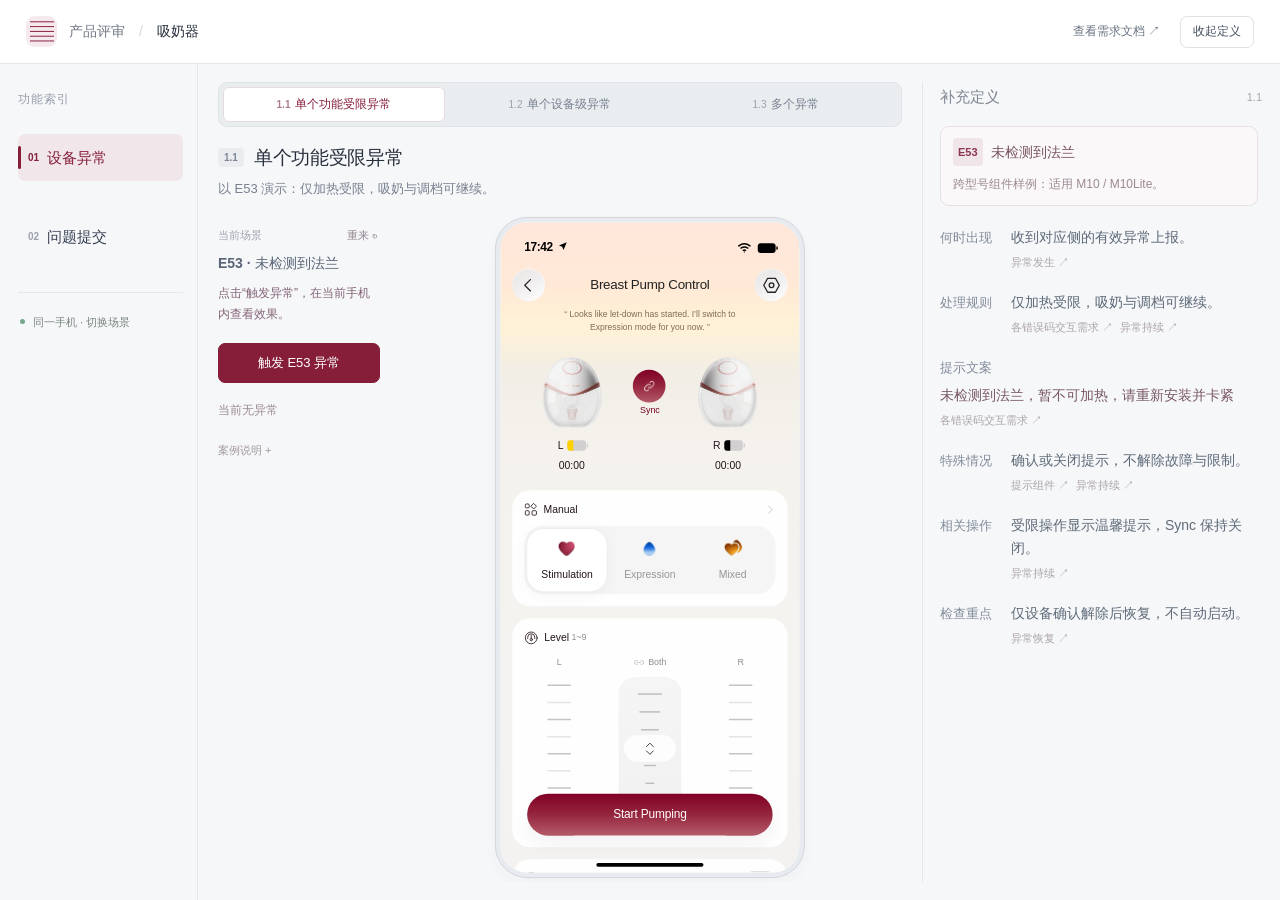
<file: index.html>
<!doctype html>
<html lang="zh-CN">
<head>
  <meta charset="utf-8"><meta name="viewport" content="width=device-width,initial-scale=1"><meta name="theme-color" content="#f6f7f9">
  <title>吸奶器 · 交互评审工作台</title><link rel="icon" href="assets/mode-stimulation.png"><link rel="stylesheet" href="review.css?v=20261127-1022">
</head>
<body>
  <header class="workspace-header"><a class="workspace-brand" href="#"><span class="brand-mark" aria-hidden="true">▤</span><span>产品评审<span class="brand-separator">/</span><strong>吸奶器</strong></span></a><div class="header-actions"><span id="document-revision" class="document-revision"></span><a id="document-link" target="_blank" rel="noopener">查看需求文档 ↗</a><button id="toggle-definitions" aria-pressed="false">收起定义</button></div></header>
  <div class="workspace-grid">
    <aside class="feature-index"><p class="column-caption">功能索引</p><nav id="feature-navigation" aria-label="功能索引"></nav><div class="index-footer"><span class="live-dot"></span> 同一手机 · 切换场景</div></aside>
    <main id="review-workspace" class="review-workspace">
      <section class="prototype-cell" aria-label="交互原型">
        <div id="feature-tabs" class="feature-tabs" role="tablist" aria-label="功能分类"></div>
        <header class="demo-heading"><div class="feature-title"><span id="feature-number"></span><h1 id="feature-title"></h1></div><p id="feature-summary"></p></header>
        <section id="demo-scene" class="demo-stage" role="tabpanel" tabindex="0">
          <aside class="event-panel" aria-label="演示操作">
            <div id="case-picker" class="case-picker" role="group" aria-label="演示案例"></div>
            <label id="scene-picker" class="scene-picker" hidden><span class="control-label">演示场景</span><select id="scene-select" aria-label="演示场景"></select></label>
            <div class="event-heading"><span>当前场景</span><button id="reset-scene" title="重置当前场景">重来 ↻</button></div>
            <h2 id="scene-title"></h2>
            <p id="interaction-guide" class="interaction-guide"></p>
            <div id="event-actions" class="event-actions"></div>
            <p id="frame-status" class="frame-status" aria-live="polite"></p>
            <details id="case-note" class="case-note" hidden><summary>案例说明</summary><p></p></details>
          </aside>
          <div id="phone-stage" class="phone-stage"><div id="phone-viewport" class="phone-viewport"><div id="review-phone" class="phone-shell"><iframe id="app-demo" title="App 交互原型"></iframe><div id="interaction-marker" class="interaction-marker" hidden aria-hidden="true"><span>点击</span></div></div></div></div>
        </section>
      </section>
      <aside id="definitions" class="definition-cell"><header class="definition-heading"><h2>补充定义</h2><span id="definition-context"></span></header><div id="definition-body" class="definition-body"></div></aside>
    </main>
  </div>
  <script src="review-data.js?v=20261127-1022"></script><script src="review.js?v=20261127-1022"></script>
</body>
</html>
</file>
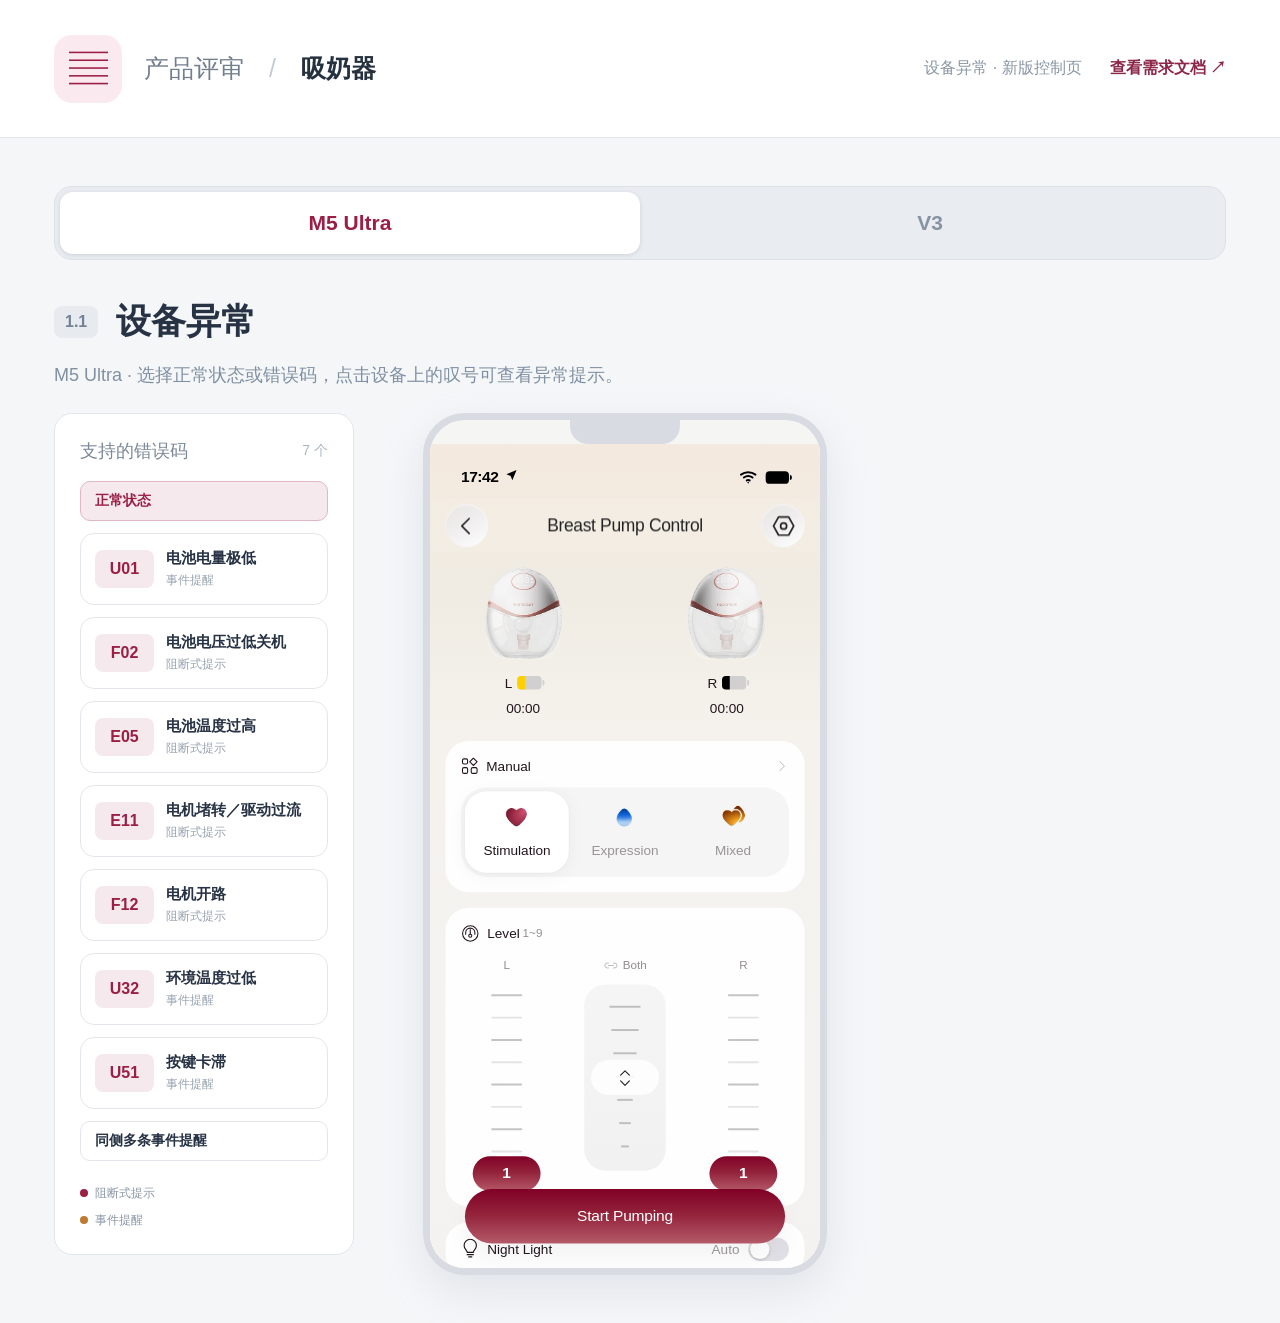
<file: v4/index.html>
<!doctype html>
<html lang="zh-CN">
<head>
<meta charset="utf-8"><meta name="viewport" content="width=device-width,initial-scale=1"><title>吸奶器 · 设备异常原型</title>
<link rel="stylesheet" href="styles.css?v=20261127-1022">
</head>
<body>
<header class="workspace-header"><div class="workspace-brand"><span class="brand-mark">▤</span><span>产品评审 <i>/</i> <strong>吸奶器</strong></span></div><div class="header-actions"><span class="revision">设备异常 · 新版控制页</span><a href="https://momcozy-in.feishu.cn/wiki/KQCbwdMkHiHyitkybf4cRuqEnDh" target="_blank" rel="noopener">查看需求文档 ↗</a></div></header>
<div class="workspace-grid">
<main class="review-workspace"><section class="prototype-cell">
<nav class="model-tabs" role="tablist" aria-label="设备型号"><button class="model-tab active" data-model="m5" role="tab" aria-selected="true">M5 Ultra</button><button class="model-tab" data-model="v3" role="tab" aria-selected="false">V3</button></nav>
<header class="demo-heading"><div class="feature-title"><span>1.1</span><h1>设备异常</h1></div><p id="summary">选择正常状态或错误码，点击设备上的叹号可查看异常提示。</p></header>
<section class="demo-stage"><aside class="event-panel"><div class="event-heading"><span>支持的错误码</span><span class="count" id="count"></span></div><button class="normal-option" id="normal-state" type="button" aria-pressed="true">正常状态</button><div id="error-list" class="error-list"></div><button class="normal-option queue-option" id="reminder-queue" type="button" aria-pressed="false">同侧多条事件提醒</button><div class="status-legend"><span><i class="dot blocking"></i>阻断式提示</span><span><i class="dot reminder"></i>事件提醒</span></div></aside><div class="phone-stage"><div id="phone" class="phone-shell"></div></div><aside class="definition-cell" hidden><h2>提示文案</h2><div id="copy-card"></div><h2>处理规则</h2><div id="rule-card"></div><button class="normal-option device-key-option" type="button" data-device-key="R" hidden>模拟按下右侧实体加档键</button><p class="source-note">错误码显示在提示文案末尾，便于评审确认。</p></aside></section>
</section></main></div><script src="fault-data.js?v=20261127-1022"></script><script src="app.js?v=20261127-1022"></script>
</body></html>
</file>
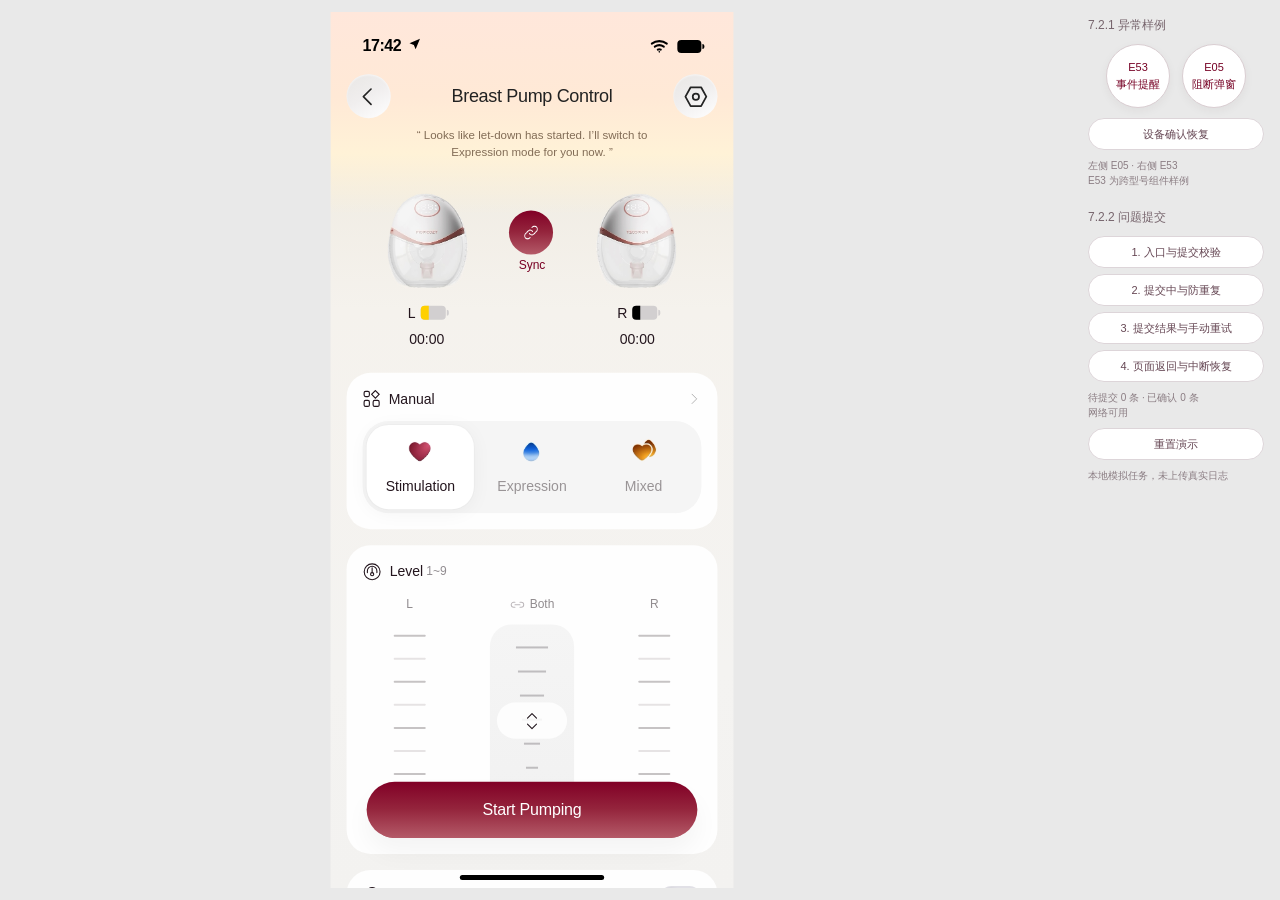
<file: app.html>
<!doctype html>
<html lang="en">
<head>
  <meta charset="utf-8">
  <meta name="viewport" content="width=device-width, initial-scale=1, viewport-fit=cover">
  <meta name="theme-color" content="#f5f5f3">
  <title>Breast Pump Control</title>
  <link rel="icon" href="assets/mode-stimulation.png">
  <link rel="stylesheet" href="styles.css?v=20261127-1022">
  <link rel="stylesheet" href="embed.css?v=20261127-1022">
</head>
<body>
  <nav id="demo-controls" aria-label="原型效果演示">
    <section class="demo-group fault-demo-group">
      <h2>7.2.1 异常样例</h2>
      <div class="demo-fault-buttons">
        <button id="demo-event" class="demo-circle" aria-label="E53 事件提醒"><span>E53</span><span>事件提醒</span></button>
        <button id="demo-blocking" class="demo-circle" aria-label="E05 阻断弹窗"><span>E05</span><span>阻断弹窗</span></button>
      </div>
      <button id="demo-recover" class="demo-scenario">设备确认恢复</button>
      <p class="demo-note">左侧 E05 · 右侧 E53<br>E53 为跨型号组件样例</p>
    </section>
    <section class="demo-group submission-demo-group">
      <h2>7.2.2 问题提交</h2>
      <div class="demo-scenarios" aria-label="问题提交的四个功能点">
        <button class="demo-scenario" data-submission-group="validation" aria-pressed="false">1. 入口与提交校验</button>
        <button class="demo-scenario" data-submission-group="submitting" aria-pressed="false">2. 提交中与防重复</button>
        <button class="demo-scenario" data-submission-group="result" aria-pressed="false">3. 提交结果与手动重试</button>
        <button class="demo-scenario" data-submission-group="recovery" aria-pressed="false">4. 页面返回与中断恢复</button>
      </div>
      <div id="demo-context" hidden>
        <label id="demo-case-label" for="demo-case">演示情境</label>
        <select id="demo-case" aria-describedby="demo-context-hint"></select>
        <p id="demo-context-hint" class="demo-note"></p>
      </div>
      <p id="demo-task-status" class="demo-note" role="status"></p>
      <button class="demo-scenario" data-scenario="reset">重置演示</button>
      <p class="demo-note">本地模拟任务，未上传真实日志</p>
    </section>
  </nav>
  <main id="phone" aria-label="Breast pump app prototype">
    <div id="status-bar" aria-hidden="true">
      <span class="status-time">17:42</span><svg class="location" viewBox="0 0 16 16"><path d="M14 2 9 14 7 9 2 7Z"/></svg>
      <div class="status-right"><svg class="wifi" viewBox="0 0 24 18"><path d="M2 5a17 17 0 0 1 20 0M6 9a11 11 0 0 1 12 0M10 13a4 4 0 0 1 4 0"/><circle cx="12" cy="16" r="1.1"/></svg><span class="system-battery"></span></div>
    </div>
    <div id="warm-tip-glow" aria-hidden="true" hidden></div>
    <header id="navigation">
      <button id="back" class="glass-circle" aria-label="Back"></button>
      <h1 id="page-title">Breast Pump Control</h1>
      <button id="settings" class="glass-circle" aria-label="Manage devices"></button>
    </header>
    <aside id="warm-tip" role="status" hidden>
      <p><span>“ Looks like let-down has started. I’ll switch to</span><span>Expression mode for you now. ”</span></p>
    </aside>
    <div id="page-content"></div>
    <div id="pumping-actions"></div>
    <div id="modal-layer"></div>
    <div id="success-layer" hidden></div>
    <div class="home-indicator" aria-hidden="true"></div>
    <aside id="event-reminder" aria-labelledby="event-reminder-title" hidden>
      <button id="event-reminder-toggle" aria-expanded="true" aria-controls="event-reminder-description">
        <span class="event-symbol" aria-hidden="true">!</span>
        <span id="event-reminder-title">右侧设备异常</span>
        <svg class="event-chevron" viewBox="0 0 12 10" aria-hidden="true"><path d="m2 7 4-4 4 4"/></svg>
      </button>
      <p id="event-reminder-description" role="status">未检测到法兰，暂不可加热，请重新安装并卡紧</p>
      <button id="dismiss-event" aria-label="Close event reminder"><svg viewBox="0 0 14 14" aria-hidden="true"><path d="m3 3 8 8m0-8-8 8"/></svg></button>
    </aside>
    <div id="event-blocker" hidden>
      <section class="blocking-card" role="alertdialog" aria-modal="true" aria-labelledby="blocking-title" aria-describedby="blocking-description">
        <h2 id="blocking-title">左侧设备异常</h2>
        <p id="blocking-description">电池温度过高，设备暂停使用（E05）</p>
        <div class="blocking-actions"><button id="contact-blocking">联系客服</button><button id="close-blocking">关闭</button></div>
      </section>
    </div>
    <div id="issue-toast" role="status" hidden></div>
  </main>
  <script src="review-data.js?v=20261127-1022"></script>
  <script src="v4/fault-data.js?v=20261127-1022"></script>
  <script src="issue-model.js?v=20261127-1022"></script>
  <script src="app.js?v=20261127-1022"></script>
</body>
</html>
</file>
<file: review.css>
:root{font-family:-apple-system,BlinkMacSystemFont,"PingFang SC","Microsoft YaHei",sans-serif;color:#28313d;background:#f6f7f9;font-synthesis:none;--accent:#861e3a;--line:#e3e6eb;--muted:#78818e;--header:64px;--right:360px}
*{box-sizing:border-box}html,body{height:100%;margin:0;overflow:hidden}button,a{-webkit-tap-highlight-color:transparent}button{font:inherit;cursor:pointer}a{color:inherit;text-decoration:none}button:disabled{cursor:default}button:focus-visible,a:focus-visible,[tabindex]:focus-visible{outline:2px solid var(--accent);outline-offset:3px}[hidden]{display:none!important}
.workspace-header{height:var(--header);display:flex;align-items:center;justify-content:space-between;gap:20px;background:#fff;border-bottom:1px solid var(--line);padding:0 26px}.workspace-brand{display:flex;align-items:center;gap:12px;font-size:14px;color:#707985}.brand-mark{display:grid;place-items:center;width:31px;height:31px;border-radius:9px;background:#f5e9ed;color:var(--accent);font-size:24px}.brand-separator{margin:0 14px;color:#d3d7dc}.workspace-brand strong{font-weight:600;color:#28313d}.header-actions{display:flex;align-items:center;gap:20px;font-size:12px}.header-actions a{color:#687381}.header-actions button{height:32px;border:1px solid #dfe3e8;border-radius:7px;background:#fff;padding:0 12px;color:#475161}.document-revision{display:none}
.workspace-grid{display:grid;grid-template-columns:200px minmax(0,1fr);gap:24px;padding:0 26px;height:calc(100dvh - var(--header));max-width:2200px;margin:auto;min-height:0}.feature-index{padding:27px 18px 20px 0;border-right:1px solid var(--line);min-width:0}.column-caption{font-size:12px;color:#969eaa;letter-spacing:1px;margin:0 0 26px}.index-group{margin-bottom:32px}.index-group>p{font-size:14px;font-weight:600;line-height:22px;display:flex;gap:8px;margin:0 0 12px;color:#354052}.index-group>p>span{font-size:10px;color:#929aa6}.index-group>a{display:flex;align-items:center;gap:8px;padding:12px 10px;position:relative;border-radius:7px;font-size:15px;line-height:23px;color:#7c8491;margin:3px 0}.index-group>a>span{font-size:10px;color:#9ca2ac}.index-group>a:hover{background:#eef0f3;color:#354052}.index-group>a.active{background:#f1e7eb;color:var(--accent);font-weight:600}.index-group>a.active:before{content:"";position:absolute;left:0;top:12px;bottom:12px;width:3px;border-radius:2px;background:var(--accent)}.index-group>a.active>span{color:var(--accent)}.index-group>a.index-module{font-weight:600;color:#354052}.index-group>a.index-module.active{color:var(--accent)}.index-group>p.index-subtitle{font-size:12px;font-weight:400;line-height:20px;color:#8c95a2;margin:8px 0 0 10px}.index-footer{border-top:1px solid var(--line);padding:20px 2px;color:#7a8780;font-size:11px;line-height:18px}.live-dot{display:inline-block;width:5px;height:5px;background:#77a78c;border-radius:50%;margin-right:5px;vertical-align:2px}
.review-workspace{display:grid;grid-template-columns:minmax(0,1fr) var(--right);gap:24px;min-width:0;min-height:0;padding:22px 0}.prototype-cell{display:flex;flex-direction:column;min-width:0;min-height:0}.demo-heading{flex:none;margin:0 0 14px}.feature-title{display:flex;align-items:center;gap:10px;min-height:29px}.feature-title>span{font-size:10px;font-weight:600;background:#eaecef;color:#7d8797;padding:4px 6px;border-radius:4px}.feature-title h1{font-size:20px;font-weight:600;line-height:29px;margin:0;letter-spacing:-.3px}.demo-heading>p{font-size:13px;color:#78818f;line-height:20px;margin:7px 0 0}.feature-tabs{display:flex;gap:4px;flex:none;border-radius:9px;background:#eaedf0;border:1px solid #dfe3e8;padding:4px;margin-bottom:16px}.feature-tabs>button{flex:1;min-height:35px;padding:7px 8px;border:1px solid transparent;border-radius:6px;color:#76808f;background:transparent;font-size:13px;line-height:19px;white-space:nowrap}.feature-tabs>button>span{font-size:10px;margin-right:7px;color:#9aa1ad}.feature-tabs>button[aria-selected="true"]{background:#fff;border-color:#e6dbe0;color:var(--accent);font-weight:600}.feature-tabs>button[aria-selected="true"]>span{color:#ac7b8c}.feature-tabs>button:hover:not([aria-selected="true"]){background:#ffffff80}
.scenario-tabs{display:flex;gap:6px;flex:none;align-items:center;flex-wrap:wrap;border-bottom:1px solid var(--line);padding-bottom:12px;margin-bottom:12px}.scenario-tabs>button{border:1px solid transparent;border-radius:6px;min-height:33px;padding:6px 13px;background:transparent;color:#85909f;font-size:13px;line-height:20px;white-space:nowrap}.scenario-tabs>button:hover{color:#765062;background:#f0eaee}.scenario-tabs>button[aria-selected="true"]{color:var(--accent);background:#f2e7ec;border-color:#e7d4dd;font-weight:600}
.demo-stage{display:grid;grid-template-columns:200px minmax(0,1fr);gap:20px;min-height:0;flex:1;outline:none!important}.event-panel{min-width:0;min-height:0;overflow-y:auto;scrollbar-width:thin;scrollbar-color:#d5c9cf transparent;padding:12px 3px 12px 0;align-self:stretch}.case-picker{display:flex;flex-direction:column;gap:7px;margin-bottom:24px}.control-label{font-size:11px;color:#9aa0ab;margin-bottom:2px}.case-picker>button{display:flex;align-items:center;gap:9px;text-align:left;border:1px solid #ddd6dc;border-radius:7px;background:#fff;padding:9px 10px;color:#8c818b;font-size:12px;line-height:19px;min-height:39px}.case-picker>button>strong{font-size:11px;font-weight:600}.case-picker>button[aria-pressed="true"]{color:#fff;background:var(--accent);border-color:var(--accent)}.case-picker>button:hover:not([aria-pressed="true"]){background:#fbf4f7;color:#8b455d}.event-heading{display:flex;justify-content:space-between;align-items:center;gap:10px;margin-bottom:7px;color:#a0a6b0;font-size:11px;line-height:20px}.event-heading>button{border:0;background:transparent;color:#958793;font-size:11px;padding:0 2px;white-space:nowrap}.event-heading>button:disabled{opacity:.45}#scene-title{font-size:14px;line-height:23px;font-weight:600;color:#596576;margin:0 0 8px}.interaction-guide{font-size:13px;line-height:22px;color:#846477;margin:0 0 18px}.event-actions{display:flex;flex-direction:column;align-items:stretch;gap:10px}.primary-demo{border:1px solid var(--accent);border-radius:7px;min-height:40px;padding:9px 11px;background:var(--accent);color:#fff;font-size:13px;font-weight:500;line-height:20px}.primary-demo:hover:not(:disabled){background:#6f1830;border-color:#6f1830}.primary-demo:disabled{opacity:.45}.more-tests{font-size:12px;color:#9b8d98}.more-tests>summary{cursor:pointer;padding:5px 0;list-style:none}.more-tests>summary::-webkit-details-marker{display:none}.more-tests>summary:after{content:" ⌄"}.more-tests[open]>summary:after{content:" ⌃"}.more-tests>div{display:flex;flex-direction:column;gap:5px;padding:5px 0}.more-tests button{border:1px solid #e0d9df;border-radius:5px;background:#fff;color:#887181;text-align:left;font-size:12px;line-height:19px;padding:7px 9px}.more-tests button:hover:not(:disabled){background:#fbf4f7}.more-tests button:disabled{opacity:.4}.fault-recovery{display:grid;gap:14px}.fault-recovery>section{display:grid;grid-template-columns:1fr 1fr;gap:7px}.fault-recovery h3{grid-column:1/-1;font-size:12px;font-weight:400;color:#7b8593;margin:0}.fault-recovery button{min-width:0;min-height:35px;font-size:11px;line-height:18px;border:1px solid #d8bfc9;border-radius:6px;background:#fff8fa;color:#8b3450;padding:7px 4px}.fault-recovery button:hover:not(:disabled){background:#f3e6ec;border-color:#a6687e}.fault-recovery button:disabled{background:#f0f4f1;color:#7c9283;border-color:#dce6df}.frame-status{font-size:12px;line-height:21px;color:#9a8a95;white-space:pre-line;margin:17px 0 0}.frame-status[data-status="success"]{color:#62816e}.frame-status[data-status="failed"],.frame-status[data-status="interrupted"]{color:#a16c5c}.case-note{margin-top:20px;font-size:11px;color:#a1979e;line-height:19px}.case-note>summary{cursor:pointer;list-style:none}.case-note>summary:after{content:" +"}.case-note[open]>summary:after{content:" −"}.case-note>p{margin:7px 0 0;font-size:11px;line-height:19px;color:#9a9097}
.phone-stage{display:flex;align-items:center;justify-content:center;min-width:0;min-height:0;position:relative;overflow:hidden}.phone-viewport{position:relative;flex:none}.phone-shell{position:absolute;left:0;top:0;width:404px;height:862px;border:1px solid #cbd0d8;border-radius:42px;background:#e7eaee;padding:6px;box-shadow:0 8px 20px #26314508;overflow:hidden;transform-origin:top left}.phone-shell iframe{display:block;width:390px;height:848px;border:0;border-radius:35px;background:#f5f5f3}.interaction-marker{position:absolute;z-index:5;pointer-events:none;border:2px dashed #a94362;border-radius:7px;box-shadow:0 0 0 3px #fff9}.interaction-marker>span{position:absolute;right:-2px;top:-19px;border-radius:4px 4px 0 0;background:#a94362;color:#fff;font-size:10px;line-height:17px;padding:0 5px}
.definition-cell{min-width:0;min-height:0;border-left:1px solid var(--line);padding-left:22px;display:flex;flex-direction:column}.definition-heading{flex:none;min-height:29px;display:flex;align-items:center;justify-content:space-between;gap:10px;margin-bottom:15px}.definition-heading h2{font-size:15px;font-weight:500;color:#7c8591;line-height:25px;margin:0}.definition-heading>span{font-size:11px;color:#a2a9b2}.definition-body{min-height:0;overflow-y:auto;scrollbar-width:thin;scrollbar-color:#d8d3d8 transparent;padding-right:4px}.case-definition{padding:11px 12px;margin-bottom:20px;background:#fbf8f9;border:1px solid #e7e1e5;border-radius:9px}.case-definition h3{display:flex;align-items:center;gap:8px;font-size:14px;font-weight:600;color:#775362;margin:0;line-height:22px}.case-definition h3>span{font-size:11px;background:#f0e5e9;color:#8c3651;border-radius:4px;padding:3px 5px;white-space:nowrap}.case-definition>p{font-size:12px;line-height:20px;margin:8px 0 0;color:#9a8993}.definition-field{display:grid;grid-template-columns:72px minmax(0,1fr);gap:6px 10px;margin:0 0 20px}.definition-field>h3{font-size:13px;font-weight:400;color:#818c9a;line-height:23px;margin:0}.definition-item{grid-column:2;min-width:0}.definition-item>p,.undefined{font-size:14px;line-height:23px;color:#5e6a78;margin:0;white-space:pre-line}.copy-field{display:block}.copy-field>h3{margin-bottom:5px}.copy-field .definition-item>p{color:#795766}.source-links{display:flex;flex-wrap:wrap;gap:2px 7px;margin-top:4px}.source-links a{font-size:11px;line-height:18px;color:#aba4aa}.source-links a:hover{color:var(--accent)}.undefined{color:#b0b5be}.definitions-collapsed{grid-template-columns:minmax(0,1fr)}.definitions-collapsed>.definition-cell{display:none}
@media(min-width:1800px){:root{--right:380px}.workspace-grid{gap:32px;padding:0 36px}.review-workspace{gap:32px;padding:26px 0}.definition-cell{padding-left:28px}.demo-stage{grid-template-columns:220px minmax(0,1fr);gap:28px}}
@media(max-width:1350px){:root{--right:340px}.workspace-grid{grid-template-columns:180px minmax(0,1fr);gap:20px;padding:0 18px}.review-workspace{gap:20px;padding:18px 0}.feature-index{padding-right:14px}.demo-stage{grid-template-columns:165px minmax(0,1fr);gap:14px}.case-picker>button{gap:6px;padding:8px;font-size:11px}.feature-title h1{font-size:19px}.definition-cell{padding-left:17px}.definition-field{grid-template-columns:65px minmax(0,1fr);gap:6px}.feature-tabs>button{padding:7px 4px;font-size:12px}.feature-tabs>button>span{margin-right:5px}.interaction-guide{font-size:12px;line-height:21px}}
@media(max-width:1100px){.workspace-grid{grid-template-columns:160px minmax(0,1fr);gap:16px;padding:0 14px}.review-workspace{gap:16px}.feature-index{padding-right:10px}.index-group>a{font-size:14px;line-height:22px;padding:11px 8px}.index-group>p{font-size:13px}.demo-stage{grid-template-columns:145px minmax(0,1fr);gap:10px}.case-picker>button{gap:5px;padding:8px 6px;font-size:10px}.event-heading{font-size:10px}.primary-demo{font-size:12px;padding:8px}#scene-title{font-size:13px}.feature-title h1{font-size:18px}.demo-heading>p{font-size:12px;line-height:19px}.feature-tabs>button>span{display:none}.scenario-tabs>button{font-size:12px;padding:5px 8px}.fault-recovery button{font-size:10px}.definition-cell{padding-left:14px}.definition-field{display:block}.definition-field>h3{margin-bottom:3px}.definition-field{margin-bottom:15px}}
@media(max-width:950px){.review-workspace{grid-template-columns:minmax(0,1fr)}.definition-cell{position:fixed;z-index:15;right:0;top:var(--header);bottom:0;width:360px;background:#f6f7f9;padding:22px;box-shadow:-10px 0 30px #26314512}.definitions-collapsed>.definition-cell{display:none}.demo-stage{grid-template-columns:190px minmax(0,1fr)}.case-picker>button{font-size:12px;padding:9px}.feature-title h1{font-size:20px}.interaction-guide{font-size:13px}.fault-recovery button{font-size:11px}}
@media(max-width:620px){:root{--header:56px}.workspace-header{padding:0 12px;gap:8px}.workspace-brand{gap:7px;font-size:12px}.brand-mark{width:26px;height:26px;font-size:20px}.brand-separator{margin:0 6px}.header-actions{gap:8px}.header-actions>a{display:none}.header-actions button{font-size:11px;padding:0 8px}.workspace-grid{display:flex;flex-direction:column;padding:0 12px;gap:0}.feature-index{flex:none;border-right:0;border-bottom:1px solid var(--line);padding:9px 0}.column-caption,.index-footer,.index-group>p{display:none}.index-group>p.index-subtitle{display:none}#feature-navigation{display:flex;overflow-x:auto;gap:5px}.index-group{display:flex;gap:4px;margin:0;flex:none}.index-group>a{font-size:12px;padding:7px 8px;line-height:21px;margin:0;white-space:nowrap}.index-group>a>span{display:none}.index-group>a.active:before{top:9px;bottom:9px;width:2px}.review-workspace{flex:1;min-height:0;padding:12px 0;gap:0}.demo-heading{margin-bottom:9px}.feature-title h1{font-size:17px;line-height:25px}.demo-heading>p{font-size:11px;line-height:18px}.scenario-tabs{gap:2px;padding-bottom:8px;margin-bottom:8px}.scenario-tabs>button{font-size:11px;min-height:29px;padding:4px 8px}.feature-tabs{margin-bottom:10px;padding:3px;gap:2px}.feature-tabs>button{font-size:11px;padding:6px 3px;min-height:30px}.demo-stage{grid-template-columns:135px minmax(0,1fr);gap:8px}.event-panel{padding-top:6px}.case-picker{gap:5px;margin-bottom:15px}.case-picker>button{font-size:10px;padding:7px 5px;gap:4px;min-height:34px}.case-picker>button>strong{font-size:10px}.control-label{font-size:10px}.event-heading{gap:3px}#scene-title{font-size:12px;line-height:20px}.interaction-guide{font-size:11px;line-height:19px;margin-bottom:12px}.primary-demo{font-size:11px;min-height:35px;padding:7px 5px}.frame-status{font-size:11px;line-height:19px}.more-tests{font-size:11px}.more-tests button{font-size:11px}.fault-recovery{gap:10px}.fault-recovery button{font-size:10px;line-height:16px;min-height:31px;padding:5px 2px}.fault-recovery h3{font-size:11px}.definition-cell{width:min(360px,94vw);padding:18px}.case-note{font-size:10px}.case-note>p{font-size:10px;line-height:17px}}
@media(prefers-reduced-motion:reduce){*{scroll-behavior:auto!important}}
/* Modules select the subject; Tabs select its category; scenarios stay compact. */
.scene-picker{display:flex;flex-direction:column;gap:8px;margin:0 0 22px}
.scene-picker select{font:inherit;font-size:13px;line-height:20px;min-height:39px;width:100%;border:1px solid #ddd6dc;border-radius:7px;padding:8px 24px 8px 10px;background:#fff;color:#775b6b;cursor:pointer}
.scene-picker select:focus-visible{outline:2px solid var(--accent);outline-offset:3px}
@media(max-width:1100px){.scene-picker select{font-size:12px;padding:8px 20px 8px 8px}}
@media(max-width:620px){.scene-picker{gap:6px;margin-bottom:15px}.scene-picker select{font-size:11px;min-height:34px;padding:6px 18px 6px 6px}}
</file>
<file: v4/styles.css>
:root{--ink:#273244;--muted:#8390a2;--line:#e2e6ec;--panel:#f7f8fa;--rose:#9b1f45;--rose-soft:#f5e9ee;--gold:#bd7a32}*{box-sizing:border-box}body{margin:0;background:#f4f6f8;color:var(--ink);font-family:-apple-system,BlinkMacSystemFont,"Segoe UI","PingFang SC","Microsoft YaHei",sans-serif}.workspace-header{height:138px;background:#fff;border-bottom:1px solid var(--line);display:flex;align-items:center;justify-content:space-between;padding:0 54px}.workspace-brand{font-size:25px;color:#737e8f;display:flex;gap:22px;align-items:center}.workspace-brand i{font-style:normal;color:#c4cbd4;margin:0 18px}.workspace-brand strong{color:#26313f}.brand-mark{display:grid;place-items:center;width:68px;height:68px;border-radius:18px;background:#faeaf0;color:var(--rose);font-size:39px}.header-actions{display:flex;gap:28px;align-items:center;color:#8a96a5;font-size:16px}.header-actions a{color:#8d274a;text-decoration:none;font-weight:600}.workspace-grid{display:grid;grid-template-columns:250px 1fr;min-height:calc(100vh - 138px)}.feature-index{background:#f8f9fb;border-right:1px solid var(--line);padding:64px 34px}.column-caption{font-size:18px;color:#8792a1;margin:0 0 42px}.index-item{border-left:5px solid var(--rose);background:#f5e9ee;border-radius:0 16px 16px 0;padding:23px 18px;font-size:20px;color:var(--rose);display:flex;gap:14px;align-items:center}.index-item span{font-size:15px;font-weight:700}.index-note{margin-top:300px;color:#83968e;font-size:16px;display:flex;gap:10px;align-items:center}.live-dot{width:10px;height:10px;background:#74af92;border-radius:50%;display:inline-block}.review-workspace{padding:48px 54px}.prototype-cell{max-width:1600px;margin:auto}.model-tabs{display:grid;grid-template-columns:1fr 1fr;background:#e9ecf1;border:1px solid #dce1e8;border-radius:18px;padding:5px;margin-bottom:38px}.model-tab{border:0;background:transparent;border-radius:13px;padding:19px;font-size:21px;color:#8792a2;cursor:pointer;font-weight:600}.model-tab.active{background:#fff;color:var(--rose);box-shadow:0 1px 4px #cdd2d9}.demo-heading{margin-bottom:26px}.feature-title{display:flex;gap:18px;align-items:center}.feature-title>span{background:#e7ebf0;color:#748195;padding:7px 11px;border-radius:8px;font-weight:700}.feature-title h1{font-size:35px;margin:0}.demo-heading p{font-size:18px;color:#8190a2;margin:18px 0}.demo-stage{display:grid;grid-template-columns:300px minmax(420px,1fr) 330px;gap:36px;align-items:start}.event-panel,.definition-cell{background:#fff;border:1px solid var(--line);border-radius:18px;padding:25px;min-height:620px}.event-heading{display:flex;justify-content:space-between;align-items:center;font-size:18px;color:#7c899a;margin-bottom:18px}.count{font-size:14px;color:#adb7c3}.error-list{display:flex;flex-direction:column;gap:12px}.error-item{border:1px solid #e4e6eb;background:#fff;border-radius:14px;padding:15px 14px;cursor:pointer;text-align:left;display:grid;grid-template-columns:59px 1fr;gap:12px;align-items:center;color:var(--ink)}.error-item:hover{border-color:#c78ba0}.error-item.active{background:var(--rose-soft);border-color:#dfb7c5}.code{font-size:16px;font-weight:800;color:var(--rose);background:#f5e9ee;border-radius:8px;padding:10px 5px;text-align:center}.error-item strong{display:block;font-size:15px}.error-item small{display:block;color:#99a3b1;font-size:12px;margin-top:4px}.status-legend{display:flex;flex-direction:column;gap:10px;margin-top:24px;font-size:12px;color:#8b96a6}.dot{display:inline-block;width:8px;height:8px;border-radius:50%;margin-right:7px}.blocking{background:var(--rose)}.reminder{background:var(--gold)}.phone-stage{display:flex;justify-content:center;min-height:620px}.phone-shell{width:350px;min-height:720px;border:9px solid #d8dce2;border-radius:42px;background:linear-gradient(180deg,#ffe9da 0,#fbf7f2 35%,#f5f5f3 100%);box-shadow:0 16px 38px #bdc4ce55;overflow:hidden;position:relative}.phone-shell:before{content:"";display:block;width:110px;height:24px;border-radius:0 0 18px 18px;background:#d8dce2;margin:0 auto}.phone-content{padding:21px 22px 28px}.phone-top{display:flex;justify-content:space-between;align-items:center;font-weight:700;font-size:16px}.circle{width:37px;height:37px;border-radius:50%;background:#ffffffaa;display:grid;place-items:center;font-size:24px}.warm{font-size:13px;line-height:1.45;color:#8a665b;text-align:center;margin:21px 10px}.device-art{height:220px;display:flex;align-items:center;justify-content:center}.device-art img{width:190px;max-height:210px;object-fit:contain;filter:drop-shadow(0 12px 10px #9d8a8a33)}.dual{display:flex;gap:12px}.dual img{width:125px}.fault-banner{border-radius:14px;padding:15px 14px;background:#fff;border:2px solid var(--rose);color:#72213e;margin:0 0 18px}.fault-banner strong{display:block;font-size:15px}.fault-banner p{margin:7px 0 0;font-size:13px;line-height:1.4}.phone-card{background:#fff;border-radius:20px;padding:18px 17px;margin-top:14px}.phone-card h3{font-size:16px;margin:0 0 15px}.segment{height:44px;border-radius:24px;background:#f5f4f5;display:flex;align-items:center;justify-content:space-around;color:#9f9ba3}.segment b{background:#fff;border-radius:20px;padding:11px 22px;color:#562039;box-shadow:0 2px 8px #bbb4b455}.level-lines{height:90px;display:flex;justify-content:space-around;align-items:end}.level-lines i{width:38px;height:4px;background:#d1cdd0;display:block;margin:6px 0}.start{height:48px;border-radius:25px;background:var(--rose);color:#fff;display:grid;place-items:center;margin-top:18px;font-weight:700}.definition-cell{background:transparent;border:0;padding:0}.definition-cell h2{font-size:19px;margin:0 0 12px;color:#7d899a}.definition-cell h2:nth-of-type(2){margin-top:28px}.copy-box,.rule-box{background:#fff;border:1px solid var(--line);border-radius:16px;padding:19px}.copy-box .code-large{font-size:16px;color:var(--rose);font-weight:800;margin-bottom:10px}.copy-box p,.rule-box p{font-size:16px;line-height:1.6;margin:0}.rule-box p{font-size:14px;color:#6f7b8c}.source-note{font-size:12px;color:#a0a9b4;line-height:1.5;margin-top:23px}@media(max-width:1200px){.workspace-grid{grid-template-columns:190px 1fr}.review-workspace{padding:32px 24px}.demo-stage{grid-template-columns:250px minmax(350px,1fr);}.definition-cell{grid-column:1/-1;display:grid;grid-template-columns:1fr 1fr;gap:16px}.definition-cell h2{margin:0}.definition-cell h2:nth-of-type(2){margin:0}.source-note{grid-column:1/-1}}@media(max-width:760px){.workspace-header{height:auto;padding:18px 20px;align-items:flex-start}.header-actions{display:none}.workspace-brand{font-size:18px}.brand-mark{width:44px;height:44px;font-size:25px}.workspace-grid{display:block}.feature-index{display:none}.review-workspace{padding:20px 14px}.demo-stage{display:flex;flex-direction:column}.event-panel{min-height:auto;width:100%}.phone-stage{width:100%}.definition-cell{display:block}.phone-shell{width:330px}}
.v3-image{width:100%;height:100%;object-fit:cover;display:block}.v3-overlay{position:absolute;left:18px;right:18px;bottom:18px;padding:13px 14px;background:#ffffffed;border-radius:14px;color:#602039;box-shadow:0 4px 16px #5c4d4d22}.v3-overlay b{display:inline-block;background:#f5e9ee;padding:6px 8px;border-radius:6px;margin-right:8px}.v3-overlay span{font-size:12px}.phone-shell:has(.v3-image){padding:0;border-width:8px;background:#f5f5f3}.phone-shell:has(.v3-image):before{display:none}
/* M5 Ultra 复用原版控制页，保持设备与布局视觉不变。 */
.workspace-grid{display:block;min-height:calc(100vh - 138px)}
.review-workspace{padding:48px 54px}
.phone-stage{min-height:862px;align-items:flex-start}
.phone-shell{width:404px;height:862px;min-height:0;border:7px solid #d8dce2;border-radius:42px;background:#f5f5f3;overflow:hidden;position:relative}
.phone-shell:has(.original-app){padding:0}
.original-app{display:block;width:390px;height:848px;border:0;background:#f5f5f3}
@media(max-width:1200px){.workspace-grid{grid-template-columns:none}.demo-stage{grid-template-columns:250px minmax(350px,1fr)}.phone-stage{min-height:862px}}
@media(max-width:760px){.workspace-grid{display:block}.review-workspace{padding:20px 14px}.phone-shell{width:404px;max-width:100%;transform-origin:top center;transform:scale(.82);margin-bottom:-150px}.phone-stage{min-height:720px}.original-app{max-width:100%}}
/* 让客服页在评审工作台中完整显示手机框。 */
.phone-stage{min-height:0;height:clamp(560px,calc(100vh - 600px),620px);align-items:flex-start;overflow:visible}
.phone-shell{transform-origin:top center}

.normal-option{display:block;width:100%;margin-bottom:12px;padding:10px 14px;border:1px solid var(--line);border-radius:10px;background:#fff;color:var(--ink);text-align:left;font:inherit;font-size:14px;font-weight:600;cursor:pointer}
.normal-option:hover{border-color:#c78ba0}
.normal-option[aria-pressed="true"]{border-color:#dfb7c5;background:var(--rose-soft);color:var(--rose)}
.definition-cell[hidden]{display:none}
.copy-box p{font-size:15px}
.fault-copy-line{display:block;text-align:start}
.fault-copy-contact{white-space:nowrap}

.queue-option{margin:12px 0 0}.queue-option[hidden]{display:none}.copy-box+.copy-box{margin-top:12px}

.device-key-option{margin-top:12px}.device-key-option[hidden]{display:none}
</file>
<file: styles.css>
:root{color-scheme:light;--wine:#800027;--rose:#b65666;--ink:#23151d;--muted:#999596;--gradient:linear-gradient(180deg,#810026 0%,#94243c 48%,#b45a68 100%);font-family:-apple-system,BlinkMacSystemFont,"Helvetica Neue",Arial,sans-serif;font-synthesis:none}
*{box-sizing:border-box;-webkit-tap-highlight-color:transparent}html,body{width:100%;height:100%;margin:0;overflow:hidden}body{background:#e9e9e9;color:var(--ink)}button,input{font:inherit}button{border:0;padding:0;background:none;color:inherit;cursor:pointer}button:focus-visible,[tabindex]:focus-visible{outline:2px solid #9f294a;outline-offset:3px}button[aria-disabled="true"]{cursor:default}button:disabled{cursor:default}button,img,svg{-webkit-user-select:none;user-select:none}img{-webkit-user-drag:none}svg{display:block}button svg{pointer-events:none}[hidden]{display:none!important}
#phone{position:absolute;width:402px;height:874px;overflow:hidden;isolation:isolate;transform:translate(-50%,-50%) scale(var(--app-scale,1));left:50%;top:50%;transform-origin:center;background:linear-gradient(180deg,#f4e9df 0%,#f0ece3 18%,#f5f2ed 34%,#f4f3f1 75%,#f3f2f0 100%);touch-action:manipulation}
#phone[data-page="manage"],#phone[data-page="detail"]{background:#f5f5f5}#status-bar{position:absolute;inset:0 0 auto;height:56px;z-index:40;color:#000;pointer-events:none}.status-time{position:absolute;left:32px;top:24px;font-size:16px;font-weight:650;line-height:19px;letter-spacing:-.5px}.location{position:absolute;left:77px;top:25px;width:14px;height:14px;fill:currentColor}.status-right{position:absolute;right:32px;top:27px;height:14px;display:flex;align-items:center;gap:8px}.wifi{width:18px;height:15px;stroke:#000;stroke-width:2.7;fill:none;stroke-linecap:round}.wifi circle{fill:#000;stroke:none}.system-battery{width:24px;height:13px;border-radius:4px;background:#000;position:relative;margin-left:1px}.system-battery:after{position:absolute;content:"";right:-3px;top:4px;width:2px;height:5px;border-radius:0 2px 2px 0;background:#000}
#navigation{height:56px;position:absolute;left:0;right:0;top:56px;z-index:10;display:flex;align-items:center;justify-content:center;background:rgba(245,243,238,.15);backdrop-filter:blur(15px);-webkit-backdrop-filter:blur(15px)}#phone[data-page="manage"] #navigation,#phone[data-page="detail"] #navigation{background:#f5f5f5e8}#page-title{margin:0;color:#222;font-weight:500;font-size:18px;line-height:24px;letter-spacing:-.35px}.glass-circle{position:absolute;width:44px;height:44px;border-radius:50%;display:grid;place-items:center;background:linear-gradient(150deg,#e9e7e5 2%,#f0eeee 48%,#fff 100%);box-shadow:inset 0 1px 2px #fff9}.glass-circle svg{width:23px;height:23px;fill:none;stroke:#242424;stroke-width:1.7;stroke-linecap:round;stroke-linejoin:round}#back{left:16px}#settings{right:16px}#settings svg{width:25px;height:25px}
#page-content{position:absolute;top:112px;left:0;right:0;bottom:0;overflow-y:auto;overflow-x:hidden;scrollbar-width:none;overscroll-behavior:contain;-webkit-overflow-scrolling:touch}#page-content::-webkit-scrollbar{display:none}.control-page{padding:0 16px 154px}.hero{height:194px;position:relative}.hero-pump{position:absolute;top:14px;width:85px;height:98px;object-fit:contain}.hero-pump.left{left:38px}.hero-pump.right{right:38px}.sync-control{position:absolute;top:32px;left:calc(50% - 23px);width:46px;text-align:center;color:#790024;font-size:12px;font-weight:500}.sync-icon{width:44px;height:44px;display:grid;place-items:center;background:var(--gradient);border-radius:50%}.sync-icon img{width:24px;height:24px;object-fit:contain}.sync-icon svg{width:24px;height:24px;fill:none;stroke:#fff;stroke-width:1.4;stroke-linecap:round;stroke-linejoin:round}.sync-control>span:last-child{display:block;margin-top:3px}.device-state{position:absolute;top:124px;width:102px;text-align:center;font-size:14px}.device-state.left{left:29px}.device-state.right{right:29px}.battery-row{display:flex;justify-content:center;align-items:center;gap:5px;height:19px;font-size:14px;font-weight:500}.device-battery{width:25px;height:14px;border-radius:4px;position:relative;background:#d2cfd0;overflow:visible}.device-battery:before{content:"";position:absolute;left:0;top:0;width:8px;bottom:0;background:#ffd000;border-radius:4px 0 0 4px}.device-battery.right:before{background:#000}.device-battery:after{content:"";position:absolute;right:-3px;top:4px;width:2px;height:6px;border-radius:0 2px 2px 0;background:#d2cfd0}.timer{font-size:14px;font-weight:400;font-variant-numeric:tabular-nums;margin-top:8px;line-height:18px}
.card{background:rgba(255,255,255,.94);border-radius:24px}.mode-card{height:156px;padding:16px}.mode-heading{display:flex;align-items:center;gap:8px;height:20px;font-size:14px;font-weight:500}.mode-heading svg{width:18px;height:18px;stroke:var(--ink);fill:none;stroke-width:1.5}.mode-heading .chevron{margin-left:auto;width:14px;height:14px;stroke:#aaa}.mode-switch{margin-top:12px;height:92px;background:#f5f5f5;border-radius:26px;display:flex;padding:4px;gap:4px}.mode-option{flex:1;min-width:0;display:flex;flex-direction:column;justify-content:center;align-items:center;gap:11px;color:#999496;font-size:14px;line-height:18px;border-radius:22px}.mode-option img{width:27px;height:27px;object-fit:contain}.mode-option[data-mode="expression"] img{width:23px;height:27px}.mode-option[data-mode="mixed"] img{width:29px;height:29px;margin-top:-2px}.mode-option.active{background:#fff;color:var(--ink);font-weight:500;box-shadow:0 3px 20px #0000000c,0 0 0 1px #f1f1f1}
.level-card{height:308px;margin-top:16px;position:relative;padding:16px}.card-heading{display:flex;align-items:center;gap:8px;font-size:14px;font-weight:500;height:20px}.card-heading svg{width:19px;height:19px;stroke:var(--ink);fill:none;stroke-width:1.4;stroke-linecap:round;stroke-linejoin:round}.range-hint{font-size:12px;font-weight:400;color:#928d91;margin-left:-5px}.level-columns{position:absolute;left:18px;right:18px;top:0;bottom:0;display:flex;justify-content:space-between}.level-column{width:90px;position:relative}.level-caption{position:absolute;top:50px;left:0;right:0;text-align:center;color:#918c8f;font-size:12px;line-height:18px}.level-rail{position:absolute;top:90px;left:0;right:0;height:184px;touch-action:none;cursor:ns-resize}.level-rail .tick{position:absolute;left:29px;width:32px;height:1.5px;background:#c6c3c4;transform:translateY(-50%);border-radius:2px}.level-rail .tick.minor{background:#e6e3e4}.level-rail .tick.used{background:#2c2127}.level-rail .tick.minor.used{background:#e7dadd}.level-thumb{position:absolute;left:10px;width:70px;height:36px;border-radius:22px;display:flex;justify-content:center;align-items:center;transform:translateY(-50%);background:var(--gradient);font-size:16px;line-height:20px;font-weight:600;color:#fff;pointer-events:none}.level-thumb .max{font-size:9px;font-weight:400;margin:3px 0 0 1px}.drag-bubble{position:absolute;left:27px;width:36px;height:36px;border-radius:50%;background:var(--gradient);color:#fff;display:grid;place-items:center;font-size:16px;font-weight:600;transform:translateY(calc(-100% - 36px));pointer-events:none}.drag-bubble:after{position:absolute;content:"";width:1.5px;height:21px;bottom:-21px;background:#8b1633}.level-rail.dragging .level-thumb{background:linear-gradient(#dcb2bf,#e8cad2);color:transparent}.level-rail.dragging .level-thumb:before,.level-rail.dragging .level-thumb:after{content:"";position:absolute;width:32px;height:1.5px;background:#49313a;left:19px}.level-rail.dragging .level-thumb:before{top:10px}.level-rail.dragging .level-thumb:after{bottom:10px}.both-column{width:84px}.both-caption{display:flex;gap:5px;justify-content:center;align-items:center}.both-caption svg{width:15px;height:15px;fill:none;stroke:#bcb7ba;stroke-width:1.6;stroke-linecap:round}.both-rail{position:absolute;top:79px;left:0;width:84px;height:192px;border-radius:22px;background:linear-gradient(#f5f5f5,#f1f1f1);touch-action:none;cursor:ns-resize}.both-rail .tick{position:absolute;top:0;height:1.5px;background:#bfbdbf;left:50%;transform:translateX(-50%)}.both-thumb{position:absolute;top:calc(50% - 18px);left:7px;width:70px;height:36px;background:#ffffffd9;border-radius:24px;display:grid;place-items:center}.double-chevron{width:18px;height:23px;stroke:#241920;stroke-width:1.5;fill:none;stroke-linecap:round;stroke-linejoin:round}
.night-card{margin-top:16px;min-height:56px;padding:0 16px;height:56px;transition:height .2s ease}.night-card.on{height:124px}.night-heading{height:56px;display:flex;align-items:center;gap:8px;font-size:14px;font-weight:500}.night-heading svg{width:19px;height:22px;fill:none;stroke:var(--ink);stroke-width:1.5;stroke-linecap:round;stroke-linejoin:round}.night-heading .auto{margin-left:auto;color:#9d989b;font-size:14px;font-weight:400}.toggle{width:42px;height:24px;border-radius:18px;background:#e1e0e6;position:relative;flex-shrink:0;margin-left:1px;transition:background .18s}.toggle:after{content:"";position:absolute;left:2px;top:2px;width:20px;height:20px;border-radius:50%;background:white;box-shadow:0 1px 3px #0003;transition:transform .18s}.toggle[aria-checked="true"]{background:#780c28}.toggle[aria-checked="true"]:after{transform:translateX(18px)}.brightness{position:relative;margin:0 12px;height:52px}.brightness-rail{position:absolute;left:0;right:0;top:18px;height:12px;border-radius:9px;background:#eee;overflow:hidden}.brightness-fill{height:100%;width:100%;background:linear-gradient(90deg,#ffc4d1,#84102e)}.brightness-dots{position:absolute;left:8px;right:8px;top:22px;display:flex;justify-content:space-between;pointer-events:none}.brightness-dots i{width:6px;height:6px;background:#bdb8bb;border-radius:50%}.brightness-dots i.active{background:white}.brightness-value{position:absolute;top:1px;transform:translateX(-50%);font-size:12px;color:#999396;line-height:16px}.brightness input{position:absolute;left:-12px;width:calc(100% + 24px);top:12px;height:24px;margin:0;appearance:none;-webkit-appearance:none;background:transparent;cursor:pointer;touch-action:none}.brightness input::-webkit-slider-runnable-track{height:12px;background:none}.brightness input::-webkit-slider-thumb{appearance:none;-webkit-appearance:none;width:24px;height:24px;margin-top:-6px;border:0;border-radius:50%;background:#fff;box-shadow:0 5px 14px #0002}.brightness input::-moz-range-thumb{width:24px;height:24px;border:0;border-radius:50%;background:#fff;box-shadow:0 5px 14px #0002}
#pumping-actions{position:absolute;left:0;right:0;bottom:50px;z-index:12;height:56px;pointer-events:none}.primary-button{color:#fff;background:var(--gradient);border-radius:32px;font-size:16px;font-weight:500;height:56px;letter-spacing:-.2px}.start-pumping{position:absolute;left:36px;right:36px;width:330px;pointer-events:auto;box-shadow:0 14px 25px #0000000b}.running-actions{height:56px;display:flex;gap:8px;padding:0 40px;pointer-events:auto}.hold-end{position:relative;overflow:hidden;border-radius:32px;flex:1;background:linear-gradient(#f0a4b7,#fac0cd);color:#4d001c;font-size:16px;font-weight:500;touch-action:none}.hold-fill{position:absolute;left:0;top:0;bottom:0;background:#e78c9f;width:0;pointer-events:none}.hold-label{position:relative;display:flex;align-items:center;justify-content:center;gap:8px;white-space:nowrap}.stop-square{width:18px;height:18px;border-radius:4px;background:#760024}.pause{width:56px;height:56px;border-radius:50%;background:var(--gradient);display:flex;align-items:center;justify-content:center;gap:3px;flex-shrink:0}.pause i{background:#fff;width:5px;height:16px;border-radius:2px}.home-indicator{position:absolute;z-index:60;pointer-events:none;left:129px;bottom:8px;width:144px;height:5px;border-radius:4px;background:#000;transition:opacity .5s}.home-indicator.fade{opacity:0}
.manage-page{padding:14px 16px 70px}.device-row{height:66px;border-radius:16px;background:#fff;display:flex;align-items:center;width:100%;padding:0 14px;text-align:left;gap:2px}.device-mini{height:40px;width:34px;object-fit:contain}.device-summary{margin-left:11px;flex:1}.device-summary strong{display:block;font-size:16px;line-height:20px;font-weight:500;color:#111}.mini-batteries{display:flex;gap:8px;align-items:center;margin-top:3px;font-size:11px}.mini-batteries>span{display:flex;align-items:center;gap:5px}.mini-batteries .device-battery{width:24px;height:13px}.chevron{width:15px;height:20px;fill:none;stroke:#b9b6b8;stroke-width:2;stroke-linecap:round;stroke-linejoin:round}.section-label{font-size:13px;line-height:18px;color:#999597;margin:20px 8px 10px;font-weight:400}.features-card{border-radius:24px;background:#fff;padding:14px 14px 12px}.feature-intro{position:relative;height:74px}.feature-intro strong{font-size:14px;line-height:18px;font-weight:400;display:block;padding-top:1px;color:#111}.feature-intro p{font-size:12px;line-height:17px;font-weight:400;color:#969293;margin:5px 55px 0 0;letter-spacing:.02px}.feature-intro .toggle{position:absolute;right:0;top:17px}.feature-intro.only{height:50px}.duration-label{font-size:14px;line-height:16px;color:#111}.duration-options{display:grid;grid-template-columns:94px 94px 94px;gap:8px;margin-top:8px}.duration-option{height:50px;border-radius:25px;font-size:14px;background:#f6f6f6;color:#333}.duration-option.active{background:#fff;color:#6b142c;border:1px solid #6b2438;font-weight:500}.general-settings{border-radius:24px;background:#fff;overflow:hidden}.settings-row{height:50px;width:100%;display:flex;align-items:center;padding:0 14px;text-align:left;gap:7px;font-size:14px;color:#111}.settings-row+.settings-row{border-top:1px solid #f7f7f7}.settings-row .right-value{margin-left:auto;color:#999597;font-size:14px;display:flex;align-items:center;gap:4px}.update-dot{width:8px;height:8px;background:#e34648;border-radius:50%}.settings-row>.chevron:last-child{margin-left:auto}.settings-row .right-value+.chevron{margin-left:0}.delete-device{width:100%;height:50px;background:#fff;border-radius:16px;color:#c2575c;font-size:14px;margin-top:32px}.device-detail{padding:0 16px 70px}.detail-hero{height:198px;position:relative}.detail-pump{position:absolute;top:22px;width:85px;height:100px;object-fit:contain}.detail-pump.left{left:51px}.detail-pump.right{right:48px;width:88px;height:103px;top:20px}.detail-lr{position:absolute;top:130px;width:85px;text-align:center;font-weight:500;font-size:15px;color:#111}.detail-lr.left{left:51px}.detail-lr.right{right:49px}.swap-button{position:absolute;top:51px;left:calc(50% - 24px);font-size:13px;color:#7f7a7d;width:48px;text-align:center}.swap-button>span{width:48px;height:48px;border-radius:50%;background:#fff;display:grid;place-items:center;margin-bottom:6px}.swap-button svg{width:23px;height:23px;fill:none;stroke:#a29d9f;stroke-width:1.5;stroke-linecap:round;stroke-linejoin:round}.device-name{position:absolute;top:168px;left:0;right:0;display:flex;gap:8px;align-items:center;justify-content:center;font-size:14px;line-height:26px;font-weight:500;color:#111}.edit-name{width:25px;height:25px;border-radius:50%;background:#fff;display:grid;place-items:center}.edit-name svg{width:15px;height:15px;fill:none;stroke:#777;stroke-width:1.5;stroke-linecap:round;stroke-linejoin:round}.detail-table{margin-top:17px;overflow:hidden;border-radius:20px;background:#fff}.detail-row{height:48px;display:flex;align-items:center;padding:0 14px;gap:15px;font-size:14px;color:#111}.detail-row+.detail-row{border-top:1px solid #efefef}.detail-value{color:#969395;margin-left:auto;min-width:0;display:flex;align-items:center;gap:7px;white-space:nowrap}.detail-value .ellipsis{overflow:hidden;text-overflow:ellipsis;max-width:280px}.copy-button svg{width:15px;height:17px;stroke:#aaa;fill:none;stroke-width:1.4}.copy-button{flex-shrink:0}
#modal-layer{position:absolute;inset:0;z-index:25;pointer-events:none}#modal-layer.active{pointer-events:auto}.modal-backdrop{position:absolute;inset:0;background:rgba(0,0,0,.64);opacity:0;animation:fade-in .23s forwards}.modal-backdrop.record-backdrop{background:#0003}.operation-sheet{position:absolute;bottom:0;left:0;right:0;height:410px;border-radius:32px 32px 0 0;background:linear-gradient(#f6f6f4,#f3f3f0);animation:sheet-up .28s cubic-bezier(.22,.75,.2,1)}.sheet-close{position:absolute;top:12px;left:12px;width:44px;height:44px;border-radius:50%;background:linear-gradient(145deg,#eeeeed,#fff);display:grid;place-items:center}.sheet-close svg{width:24px;height:24px;fill:none;stroke:#181118;stroke-width:1.5;stroke-linecap:round}.operation-title{position:absolute;top:23px;left:70px;right:70px;font-size:16px;font-weight:500;text-align:center;line-height:22px;margin:0}.operation-copy{position:absolute;left:20px;right:20px;top:73px;font-size:14px;line-height:18px;margin:0;font-weight:400}.operation-copy.center{text-align:center}.operation-devices{position:absolute;left:102px;right:102px;top:138px;display:flex;justify-content:space-between}.operation-device{width:74px;text-align:center}.operation-device img{width:74px;height:86px;object-fit:contain;display:block}.firmware-version{font-size:12px;color:#999497;margin-top:7px;line-height:18px}.device-check{font-size:14px;display:flex;gap:7px;align-items:center;justify-content:center;margin-top:10px;color:#111}.check-square{height:18px;width:18px;border-radius:4px;border:1px solid #3a0017;display:grid;place-items:center}.device-check[aria-checked="true"] .check-square{background:#3a0017}.check-square svg{width:12px;height:12px;fill:none;stroke:#fff;stroke-width:2.2;stroke-linecap:round;stroke-linejoin:round}.confirm-operation{position:absolute;left:8px;right:8px;bottom:36px;height:56px;box-shadow:0 18px 24px #00000009}
.record-sheet{position:absolute;bottom:0;left:0;right:0;height:612px;background:linear-gradient(to top,#f4bcc3 0px,#f5d8db 80px,#f6efec 170px,#f4f3f1 300px);border-radius:32px 32px 0 0;transition:height .32s cubic-bezier(.2,.7,.2,1);animation:sheet-up .32s cubic-bezier(.22,.75,.2,1);overflow:hidden}.record-sheet.expanded{height:812px}.record-sheet .sheet-close{top:16px;left:16px;background:#fff}.record-title{position:absolute;top:62px;left:60px;right:60px;text-align:center;color:#750020;font-family:"Times New Roman",Times,serif;font-size:26px;line-height:32px;font-weight:700;margin:0;letter-spacing:-.6px}.record-date{position:absolute;top:97px;left:0;right:0;display:flex;justify-content:center;align-items:center;gap:4px;font-size:13px;line-height:18px;color:#979294;font-weight:500}.record-date svg{width:11px;height:15px;stroke:#999;stroke-width:1.5;fill:none;stroke-linecap:round;stroke-linejoin:round}.milk-controls{position:absolute;top:172px;left:32px;right:32px;height:202px;display:flex;justify-content:space-between}.milk-control{width:128px;position:relative;height:144px;touch-action:none;cursor:ns-resize}.egg-svg{width:128px;height:144px;overflow:visible;pointer-events:none}.egg-letter{font:36px Georgia,serif;fill:#ffedf0}.milk-handle{position:absolute;left:40px;width:48px;height:48px;border-radius:50%;background:#fff;display:grid;place-items:center;box-shadow:0 9px 10px #0002;transform:translateY(-50%);pointer-events:none}.milk-handle svg{width:18px;height:24px;stroke:#292128;stroke-width:1.8;fill:none;stroke-linecap:round;stroke-linejoin:round}.milk-axis{position:absolute;left:148px;top:0;width:42px;height:144px;color:#a18f95;pointer-events:none}.axis-line{position:absolute;right:4px;top:2px;bottom:2px;width:14px}.axis-tick{position:absolute;right:0;width:6px;height:.7px;background:#c9b7bd}.axis-tick.major{width:15px;height:1px;background:#ad9ba1}.axis-value{position:absolute;right:24px;transform:translateY(-50%);font-size:9px}.volume-pill{position:absolute;top:180px;left:0;width:130px;height:46px;background:#fff;border-radius:28px;display:flex;justify-content:center;align-items:baseline;padding-top:5px;font-family:"Helvetica Neue",Arial,sans-serif;font-weight:200;letter-spacing:-2px;color:#2b1721}.volume-number{font-size:34px;line-height:38px;font-weight:200}.volume-unit{font-size:14px;line-height:20px;color:#969093;font-weight:300;letter-spacing:-.5px;margin-left:3px}.volume-pill.zero{color:#a09c9e}.log-duration{position:absolute;top:430px;left:24px;right:24px;height:52px;background:#fff;border-radius:28px;transition:height .32s cubic-bezier(.2,.7,.2,1);overflow:hidden}.record-sheet.expanded .log-duration{height:260px;border-radius:28px}.log-duration-heading{width:100%;height:52px;display:flex;align-items:center;padding:0 16px;font-size:14px;font-weight:600}.log-duration-value{margin-left:auto;color:#65122d;font-size:12px;font-weight:600}.log-duration-heading>svg{margin-left:12px;width:16px;height:16px;stroke:#a9a3a6;fill:none;stroke-width:1.7;stroke-linecap:round;stroke-linejoin:round}.wheel-panel{position:relative;height:200px;margin:0 16px;display:flex;overflow:hidden}.wheel-selection{position:absolute;left:0;right:0;top:83px;height:34px;background:#eeeef0;border-radius:20px;pointer-events:none}.wheel-column{position:relative;flex:1;height:200px;overflow-y:auto;overscroll-behavior:contain;scrollbar-width:none;scroll-snap-type:y mandatory;padding:80px 0;touch-action:pan-y;cursor:ns-resize;z-index:1;mask-image:linear-gradient(transparent,#000 24%,#000 76%,transparent)}.wheel-column::-webkit-scrollbar{display:none}.wheel-option{width:100%;height:40px;line-height:40px;display:block;scroll-snap-align:center;font-size:20px;color:#71676e;text-align:center;font-weight:400;flex-shrink:0}.wheel-option.selected{font-weight:600;color:#25131e}.wheel-option .wheel-unit{font-size:14px;margin-left:3px;font-weight:400}.save-record{position:absolute;bottom:50px;left:24px;right:24px;height:52px;background:#800022;border-radius:32px;color:#fff;font-size:16px;font-weight:600}.loading-dots{height:100%;display:flex;gap:7px;justify-content:center;align-items:center}.loading-dots i{height:6px;width:6px;background:white;border-radius:50%;animation:loading-pulse 1.05s infinite}.loading-dots i:nth-child(2){animation-delay:.18s}.loading-dots i:nth-child(3){animation-delay:.36s}
#success-layer{position:absolute;z-index:30;inset:56px 0 0;background:radial-gradient(ellipse 80% 36% at 50% 0,#f8dce2 0%,#f8e8e9 40%,#f4f3f1 100%);animation:fade-in .3s}.success-bunny{position:absolute;top:300px;left:137px;width:127px;height:162px;object-fit:contain}.logged-label{position:absolute;top:479px;left:0;right:0;text-align:center;font:700 36px/46px "Times New Roman",Times,serif;letter-spacing:-.8px;color:#790024}.logged-underline{position:absolute;top:516px;left:113px;width:175px;height:27px;object-fit:contain}
@keyframes sheet-up{from{transform:translateY(100%)}to{transform:translateY(0)}}@keyframes fade-in{from{opacity:0}to{opacity:1}}@keyframes loading-pulse{0%,70%,100%{transform:scale(.65)}35%{transform:scale(1.25)}}
/* Warm reminder, added from the supplied layout reference. */
#warm-tip-glow{
  position:absolute;inset:0 0 auto;height:202px;z-index:1;pointer-events:none;
  background:linear-gradient(180deg,#ffe7db 0%,#ffe9d6 42%,#fff2d7 70%,rgba(255,247,229,0) 100%);
}
#warm-tip{
  position:absolute;top:112px;left:0;right:0;height:54px;z-index:11;
  padding-top:3px;pointer-events:none;
}
#warm-tip p{
  margin:0;text-align:center;font-size:11.5px;line-height:17px;font-weight:400;
  letter-spacing:0;color:#826c56;
}
#warm-tip p span{display:block;white-space:nowrap}
#phone.has-operation-tip #warm-tip p{margin:0 24px;white-space:normal}
#phone.has-warm-tip #navigation{background:transparent;backdrop-filter:none;-webkit-backdrop-filter:none}
#phone.has-warm-tip #page-content{top:166px;z-index:2}
#phone.has-warm-tip .control-page{min-height:1074px}
/* Review controls stay outside the app canvas. */
#demo-controls{position:fixed;top:16px;right:16px;width:176px;max-height:calc(100% - 32px);overflow:auto;z-index:100;display:flex;flex-direction:column;gap:20px;scrollbar-width:thin}
.demo-group{width:176px;flex-shrink:0}
.demo-group h2{font-size:12px;line-height:18px;font-weight:500;color:#77656d;margin:0 0 10px}
.demo-fault-buttons{display:flex;justify-content:center;gap:12px;margin-bottom:10px}
.demo-circle{width:64px;height:64px;border-radius:50%;border:1px solid #d9cdd1;background:#fff;color:#760024;box-shadow:0 3px 10px #39272e0d;display:flex;flex-direction:column;align-items:center;justify-content:center;font-size:11px;line-height:17px;font-weight:500}
.demo-circle:hover{background:#fff7f8}
.demo-circle[aria-pressed="true"]{color:#fff;background:#800022;border-color:#800022}
.demo-scenarios{display:grid;grid-template-columns:1fr;gap:6px}
.demo-scenario{min-height:32px;border-radius:16px;padding:5px 8px;background:#fff;border:1px solid #ddd5d9;color:#654653;font-size:11px;line-height:16px}
.demo-scenario:hover{background:#fff5f7}
.demo-scenario[aria-pressed="true"]{background:#800022;border-color:#800022;color:#fff}
#demo-context{margin-top:10px;padding-top:10px;border-top:1px solid #d9d1d5}
#demo-case-label{display:block;margin-bottom:5px;font-size:10px;line-height:15px;color:#77656d}
#demo-case{width:100%;min-height:32px;padding:5px 8px;border:1px solid #ddd5d9;border-radius:8px;background:#fff;color:#654653;font:inherit;font-size:11px}
#demo-case:disabled{color:#8b7d83;background:#f0eded}
#demo-recover,.submission-demo-group>[data-scenario="reset"]{width:100%}
.demo-note{font-size:10px;line-height:15px;color:#8b7d83;margin:8px 0 0;white-space:pre-line}
#demo-task-status{margin-bottom:8px}
@media(max-width:719px){#demo-controls{left:12px;right:12px;top:12px;width:auto;max-height:180px;flex-direction:row;align-items:flex-start;gap:12px}.fault-demo-group{width:136px}.demo-group h2{margin-bottom:6px}.demo-note{font-size:9px;line-height:13px}.demo-circle{width:56px;height:56px}}
/* A reminder leaves the underlying controls available. */
#event-reminder{position:absolute;top:62px;left:76px;right:80px;height:66px;z-index:34;padding:12px 12px 10px;border-radius:24px;border:1px solid #fff;background:#ffffff80;backdrop-filter:blur(16px);-webkit-backdrop-filter:blur(16px);color:#25141e}
#event-reminder.has-next:after{content:"";position:absolute;left:12px;right:12px;top:calc(100% - 1px);height:8px;border:1px solid #fff;border-top:0;border-radius:0 0 20px 20px;background:#ffffff52;box-shadow:0 5px 12px #39272e0d;pointer-events:none}
#event-reminder-toggle{display:flex;align-items:center;gap:8px;height:18px;max-width:calc(100% - 23px);font-size:12px;line-height:18px;font-weight:500;white-space:nowrap;text-align:left}
.event-symbol{width:14px;height:14px;flex-shrink:0;border-radius:50%;background:#ff7e43;color:#fff;display:grid;place-items:center;font-size:10px;line-height:14px;font-weight:700}
.event-symbol.has-count{width:18px;height:18px;background:#f38b18;font-size:12px;line-height:18px;font-weight:500}
.event-chevron{width:10px;height:10px;margin-left:-3px;flex-shrink:0;fill:none;stroke:currentColor;stroke-width:1.1;stroke-linecap:round;stroke-linejoin:round}
#event-reminder p{font-size:12px;line-height:18px;margin:4px 0 0;color:#8c8085;white-space:nowrap;overflow:hidden;text-overflow:ellipsis}
#dismiss-event{position:absolute;right:10px;top:10px;width:22px;height:22px;border-radius:50%;display:grid;place-items:center;color:#a69b9e}
#dismiss-event svg{width:14px;height:14px;fill:none;stroke:currentColor;stroke-width:1.1;stroke-linecap:round}
#event-reminder.collapsed{height:44px}
#event-reminder.collapsed .event-chevron{transform:rotate(180deg)}
#phone.event-reminder-open #page-title,#phone.event-reminder-open #warm-tip,#phone.event-reminder-open #warm-tip-glow{visibility:hidden}
#phone.event-reminder-open.has-warm-tip #page-content{top:148px}
#phone.event-reminder-open.event-reminder-collapsed.has-warm-tip #page-content{top:112px}
#phone.has-queued-events.event-reminder-collapsed.has-warm-tip #page-content{top:120px}
#phone.event-reminder-open.has-operation-tip #warm-tip{visibility:visible;top:var(--operation-tip-top,148px)}
#phone.event-reminder-open.has-operation-tip #warm-tip-glow{visibility:visible;height:calc(var(--operation-tip-top,148px) + 90px)}
#phone.event-reminder-open.has-operation-tip #page-content{top:calc(var(--operation-tip-top,148px) + 54px)}
/* Blocking alert follows the supplied reference. */
#event-blocker{position:absolute;inset:0;z-index:35;display:grid;place-items:center;background:rgba(24,22,20,.52);backdrop-filter:blur(8px);-webkit-backdrop-filter:blur(8px);touch-action:none}
.blocking-card{width:296px;padding:23px 13px 13px;border-radius:36px;background:#ebebeb;border:1px solid #ffffffe0;box-shadow:0 9px 18px #37202830;color:#23151d;touch-action:auto}
.blocking-card h2{margin:0 7px 10px;font-size:15px;line-height:20px;font-weight:500}
.blocking-card p{margin:0 7px 22px;font-size:14px;line-height:20px;font-weight:400}
#confirm-blocking{display:block;width:100%;height:48px;border-radius:26px;background:#800022;color:#fff;font-size:16px;line-height:22px;font-weight:500}
#confirm-blocking:focus-visible{outline-color:#fff;outline-offset:-4px}
#phone.blocking-open #status-bar{color:#fff}
#phone.blocking-open .wifi{stroke:#fff}
#phone.blocking-open .wifi circle{fill:#fff}
#phone.blocking-open .system-battery,#phone.blocking-open .system-battery:after{background:#fff}
#phone.blocking-open .home-indicator{opacity:0}
.device-note{height:14px;margin-top:3px;color:#8b344d;font-size:10px;line-height:14px;white-space:nowrap}
.level-rail.restricted{opacity:.4;cursor:not-allowed}
.support-settings{background:#fff;border-radius:24px;overflow:hidden}
.problem-submit{height:72px;width:100%;display:flex;align-items:center;padding:0 14px;gap:10px;text-align:left}
.problem-copy{display:flex;flex:1;min-width:0;flex-direction:column;gap:7px}
.problem-title{color:#111;font-size:14px;line-height:18px}
.problem-subtitle{font-size:12px;line-height:17px;color:#999597;white-space:nowrap}
.problem-submit:disabled .problem-title{color:#999597}
.submit-spinner{width:14px;height:14px;flex-shrink:0;border:2px solid #999597;border-top-color:transparent;border-radius:50%;animation:submit-spin .8s linear infinite}
@keyframes submit-spin{to{transform:rotate(360deg)}}
#issue-toast{position:absolute;z-index:70;left:50%;bottom:94px;transform:translateX(-50%);max-width:calc(100% - 32px);width:max-content;border-radius:8px;background:#41413f;color:#fff;padding:10px 14px;font-size:13px;line-height:18px;text-align:center;pointer-events:none}
@media(prefers-reduced-motion:reduce){*,*:before,*:after{animation-duration:.01ms!important;transition-duration:.01ms!important}}
.hero.v3-model .v3-device{position:absolute;left:50%;top:2px;transform:translateX(-50%);width:220px;height:150px;object-fit:contain;mix-blend-mode:multiply}
.hero.v3-model .device-state{top:124px}
.blocking-actions{display:flex;flex-direction:column;gap:8px;margin:0 0 0}.blocking-actions button{display:block;width:100%;height:44px;border-radius:24px;font-size:16px;line-height:22px;font-weight:500}.blocking-actions button:first-child{background:#800022;color:#fff}.blocking-actions button:last-child{background:transparent;color:#3a2c32}.blocking-actions button:focus-visible{outline-color:#800022;outline-offset:-4px}
#phone[data-page="contact"]{background:#fff}
#phone[data-page="contact"] #status-bar{background:#b77f84;color:#fff}
#phone[data-page="contact"] #status-bar .wifi{stroke:#fff}#phone[data-page="contact"] #status-bar .wifi circle{fill:#fff}#phone[data-page="contact"] #status-bar .system-battery,#phone[data-page="contact"] #status-bar .system-battery:after{background:#fff}
#phone[data-page="contact"] #navigation{top:56px;height:94px;justify-content:flex-start;padding-left:78px;background:#b77f84;color:#fff;backdrop-filter:none}
#phone[data-page="contact"] #navigation #page-title{color:#fff;font-size:20px;font-weight:600}
#phone[data-page="contact"] #back{background:transparent;box-shadow:none;left:14px}#phone[data-page="contact"] #back svg{stroke:#fff;width:30px;height:30px}
#phone[data-page="contact"] #page-content{top:150px}
.contact-page{min-height:100%;padding:18px 22px 70px;background:#fff;color:#3a3437}.contact-time{text-align:center;font-size:15px;color:#666;margin:0 0 16px}.contact-agent{display:flex;align-items:center;gap:12px;margin:0 22px 14px}.contact-agent img{width:48px;height:48px;border-radius:50%;object-fit:cover}.contact-agent strong,.contact-agent span{display:block}.contact-agent strong{font-size:16px;font-weight:500}.contact-agent span{font-size:14px;color:#777;margin-top:3px}.contact-bubble{margin:0 0 24px 22px;padding:17px 18px;border-radius:24px;background:#f1f4f5;font-size:17px;line-height:1.45}.contact-options{display:flex;flex-direction:column;gap:12px}.contact-options button{border:2px solid #168b57;border-radius:28px;min-height:54px;padding:11px 18px;background:#fff;color:#168b57;font:inherit;font-size:16px;line-height:1.35}.contact-options .contact-row{display:grid;grid-template-columns:1fr 1fr;gap:12px}.contact-options button:active{background:#f0faf5}

.contact-page{position:relative;height:100%;min-height:0;overflow:hidden;padding-bottom:92px}.contact-composer{position:absolute;left:22px;right:22px;bottom:20px;height:52px;border:2px solid #777;border-radius:28px;display:flex;align-items:center;gap:14px;padding:0 18px;color:#777;font-size:16px;background:#fff}.contact-composer .clip{font-size:25px;color:#222;transform:rotate(-35deg)}

#phone[data-page="contact"] #navigation{height:112px;align-items:center}#phone[data-page="contact"] #page-title{display:flex;flex-direction:column;align-items:flex-start;gap:2px;line-height:1.05}#phone[data-page="contact"] .contact-header-date{font-size:20px;font-weight:600}#phone[data-page="contact"] .contact-header-subtitle{font-size:17px;font-weight:400}#phone[data-page="contact"] #page-content{top:168px}
</file>
<file: embed.css>
/* The App canvas retains its original 402 × 874 proportions. */
html.embedded,html.embedded body{width:390px;height:848px;min-width:0;min-height:0;margin:0;overflow:hidden;background:#f5f5f3}
.embedded #demo-controls{display:none}
.embedded #phone{left:195px!important;top:424px!important;--app-scale:.9701492537!important;border:0;border-radius:0;box-shadow:none}
.device-note{background:transparent;border:0;padding:0;display:block;width:100%;cursor:pointer;text-align:center;font-family:inherit}
.device-note:empty{cursor:default}
.device-note:focus-visible{outline:1px solid #8b344d;border-radius:3px}
#phone.has-operation-tip #warm-tip{height:auto;min-height:54px;padding-bottom:10px}
#phone.has-operation-tip #warm-tip p{white-space:pre-line;font-size:11.5px;line-height:17px}
.sync-control[aria-disabled="true"]{cursor:pointer}
#event-reminder.device-fault-review{left:68px;right:68px}
#event-reminder.device-fault-review:not(.collapsed){height:auto;min-height:66px}
#event-reminder.device-fault-review p{
  margin:6px 0 0 22px;
  color:#594e54;
  white-space:normal;
}
#event-reminder.device-fault-review.has-next p{margin-inline-start:26px}
#event-reminder.device-fault-review .event-symbol{background:#a56b00}
.fault-copy-line{display:block;text-align:start}
.fault-copy-contact{white-space:nowrap}
#phone.device-fault-review .blocking-card{padding:22px 20px 14px}
#phone.device-fault-review .blocking-card h2{margin:0 0 10px;text-align:start}
#phone.device-fault-review .blocking-card p{margin:0 0 18px}
#phone.device-fault-review.event-reminder-open:not(.event-reminder-collapsed) #page-content{
  top:var(--event-content-top,148px);
}
#phone.device-fault-review.has-queued-events.event-reminder-collapsed #page-content{top:120px}

.device-illustration > img{display:block;width:100%;height:100%;object-fit:contain}
.hero.v3-model .v3-device.device-illustration{
  inset-inline:0;margin-inline:auto;transform:none;mix-blend-mode:normal;
}
.v3-device.device-illustration > img{mix-blend-mode:multiply}
.device-illustration.device-unavailable > img{filter:grayscale(1);opacity:.52}
.device-fault-badge{
  position:absolute;top:-3px;right:-13px;z-index:1;
  display:grid;place-items:center;width:44px;height:44px;border-radius:50%;
}
.device-fault-badge > span{
  position:relative;display:grid;place-items:center;width:25.6px;height:23.2px;
  background:#c58a2d;color:#c58a2d;font-size:0;font-weight:750;line-height:1;
  clip-path:polygon(50% 0,100% 100%,0 100%);
}
.device-fault-badge > span::before{
  content:"";position:absolute;inset:2.4px 2.4px 2.4px;background:#fffaf3;
  clip-path:polygon(50% 0,100% 100%,0 100%);
}
.device-fault-badge > span::after{
  content:"!";position:absolute;top:6.4px;left:0;right:0;color:#c58a2d;
  font-size:12.8px;font-weight:750;line-height:12.8px;text-align:center;
}
.device-fault-badge[data-severity="blocking"] > span{
  width:26px;height:26px;border:2px solid #fffaf3;border-radius:50%;
  background:#a4323f;color:#fff;font-size:16px;
  clip-path:none;
}
.device-fault-badge[data-severity="blocking"] > span::before,
.device-fault-badge[data-severity="blocking"] > span::after{content:none}
.device-fault-badge:focus-visible{outline-offset:-6px}
.v3-device .device-fault-badge{top:9px;right:13px}
.v3-device .device-fault-badge:not([hidden]) + .device-fault-badge{right:57px}
</file>
